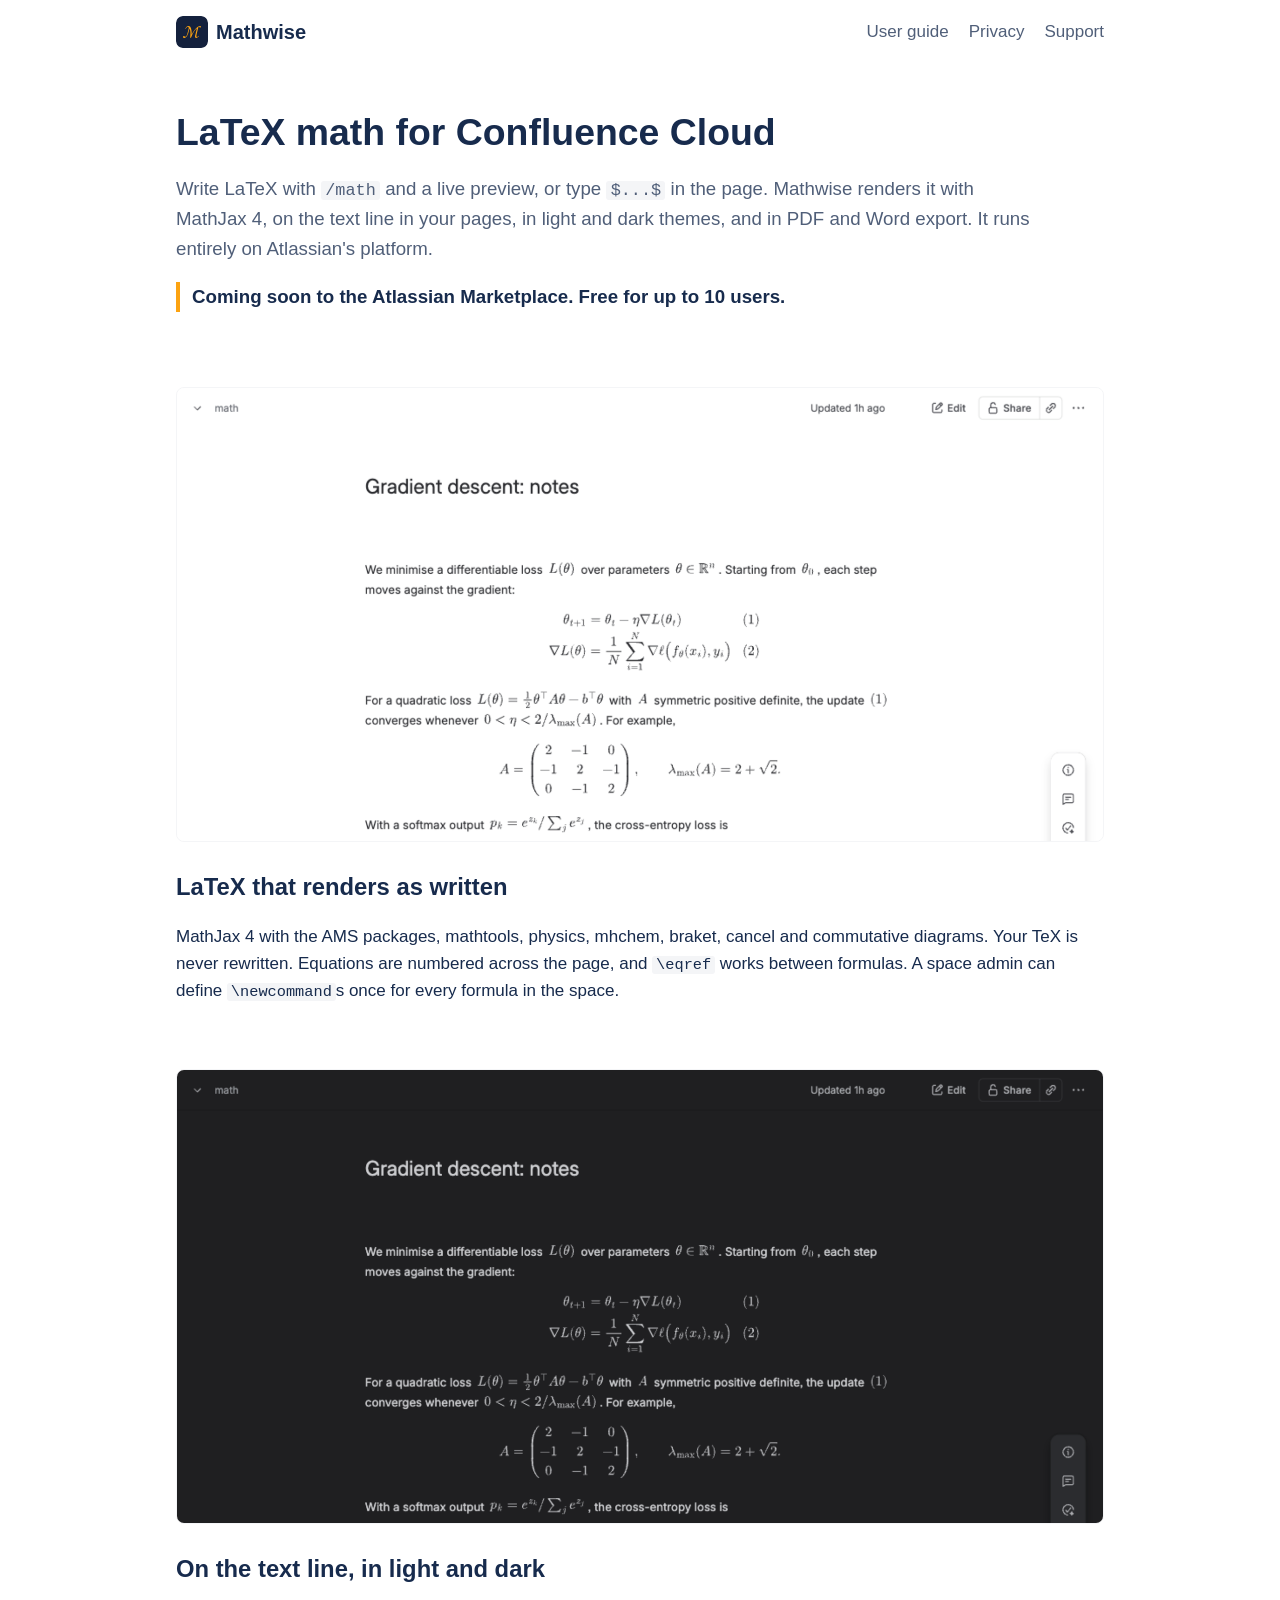
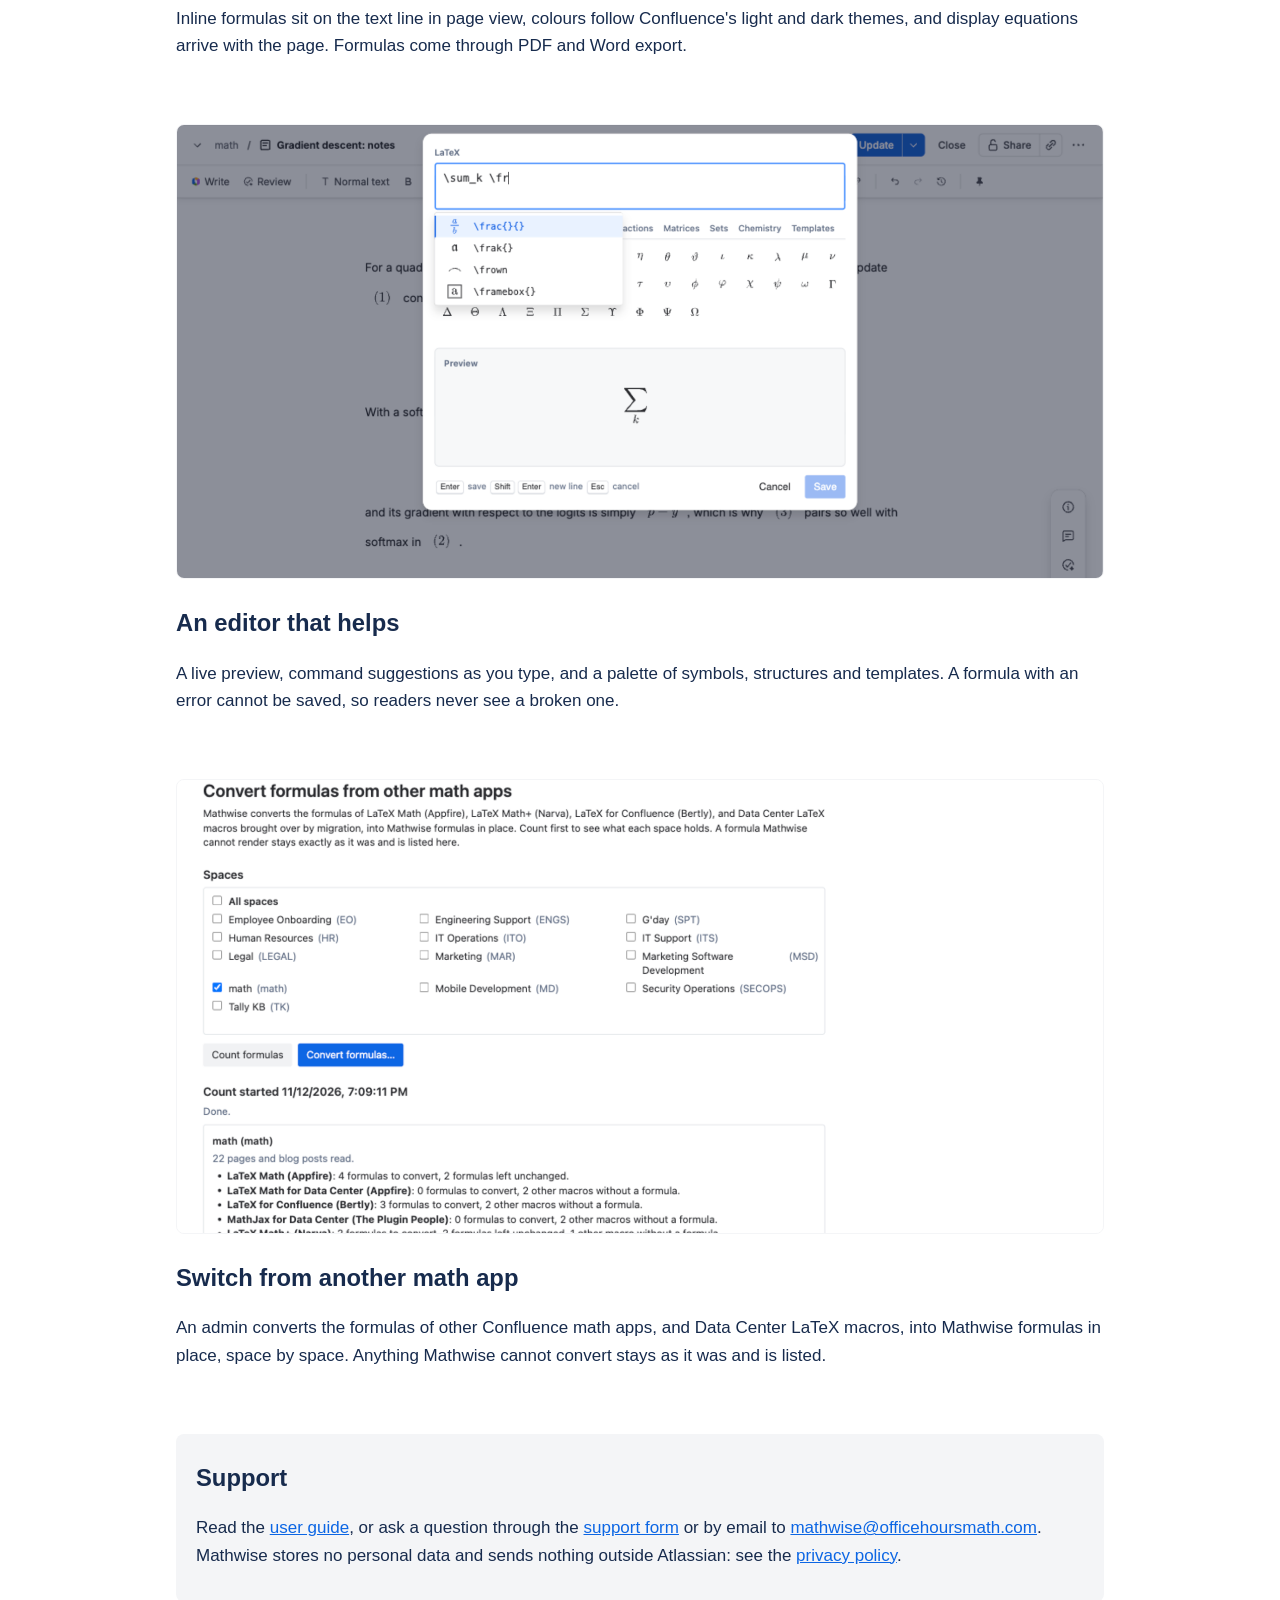
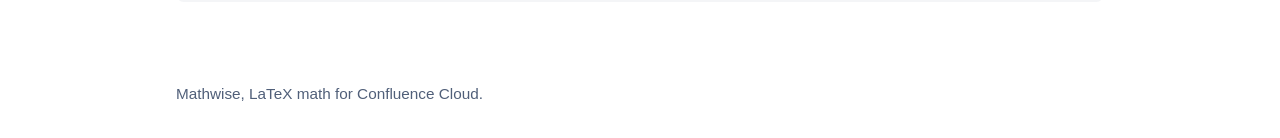
<file: index.html>
<!doctype html>
<html lang="en">
<head>
<meta charset="utf-8">
<meta name="viewport" content="width=device-width, initial-scale=1">
<title>Mathwise: LaTeX math for Confluence</title>
<link rel="icon" href="logo.svg">
<link rel="stylesheet" href="style.css">
</head>
<body>
<header><a class="brand" href="./"><img src="logo.svg" alt="" width="32" height="32">Mathwise</a>
<nav><a href="guide.html">User guide</a><a href="privacy.html">Privacy</a><a href="./#support">Support</a></nav></header>
<main>
<section class="hero">
<h1>LaTeX math for Confluence Cloud</h1>
<p>Write LaTeX with <code>/math</code> and a live preview, or type <code>$...$</code> in the page.
Mathwise renders it with MathJax 4, on the text line in your pages, in light and dark themes, and in
PDF and Word export. It runs entirely on Atlassian's platform.</p>
<p class="cta">Coming soon to the Atlassian Marketplace. Free for up to 10 users.</p>
</section>

<section class="feature">
<img src="images/1-numbered-page.png" alt="A Confluence page with numbered aligned equations, a reference, a matrix and inline formulas" width="1840" height="900">
<div><h2>LaTeX that renders as written</h2>
<p>MathJax 4 with the AMS packages, mathtools, physics, mhchem, braket, cancel and commutative
diagrams. Your TeX is never rewritten. Equations are numbered across the page, and
<code>\eqref</code> works between formulas. A space admin can define <code>\newcommand</code>s once
for every formula in the space.</p></div>
</section>

<section class="feature">
<img src="images/2-dark-mode.png" alt="The same page in Confluence's dark theme" width="1840" height="900">
<div><h2>On the text line, in light and dark</h2>
<p>Inline formulas sit on the text line in page view, colours follow Confluence's light and dark themes, and
display equations arrive with the page. Formulas come through PDF and Word export.</p></div>
</section>

<section class="feature">
<img src="images/3-editor.png" alt="The formula editor with live preview, command suggestions and the symbol palette" width="1840" height="900">
<div><h2>An editor that helps</h2>
<p>A live preview, command suggestions as you type, and a palette of symbols, structures and
templates. A formula with an error cannot be saved, so readers never see a broken one.</p></div>
</section>

<section class="feature">
<img src="images/4-switch-apps.png" alt="The admin page counting other math apps' formulas before converting them" width="1840" height="900">
<div><h2>Switch from another math app</h2>
<p>An admin converts the formulas of other Confluence math apps, and Data Center LaTeX macros, into
Mathwise formulas in place, space by space. Anything Mathwise cannot convert stays as it was and is
listed.</p></div>
</section>

<section id="support">
<h2>Support</h2>
<p>Read the <a href="guide.html">user guide</a>, or ask a question through the
<a href="https://docs.google.com/forms/d/e/1FAIpQLScxsghUG-rsbtp_pNFQwgHqKJgsjZR7GqnV75JmA72LGzGsww/viewform">support form</a>
or by email to <a href="mailto:mathwise@officehoursmath.com">mathwise@officehoursmath.com</a>. Mathwise stores no
personal data and sends nothing outside Atlassian: see the <a href="privacy.html">privacy policy</a>.</p>
</section>
</main>
<footer>Mathwise, LaTeX math for Confluence Cloud.</footer>
</body>
</html>
</file>
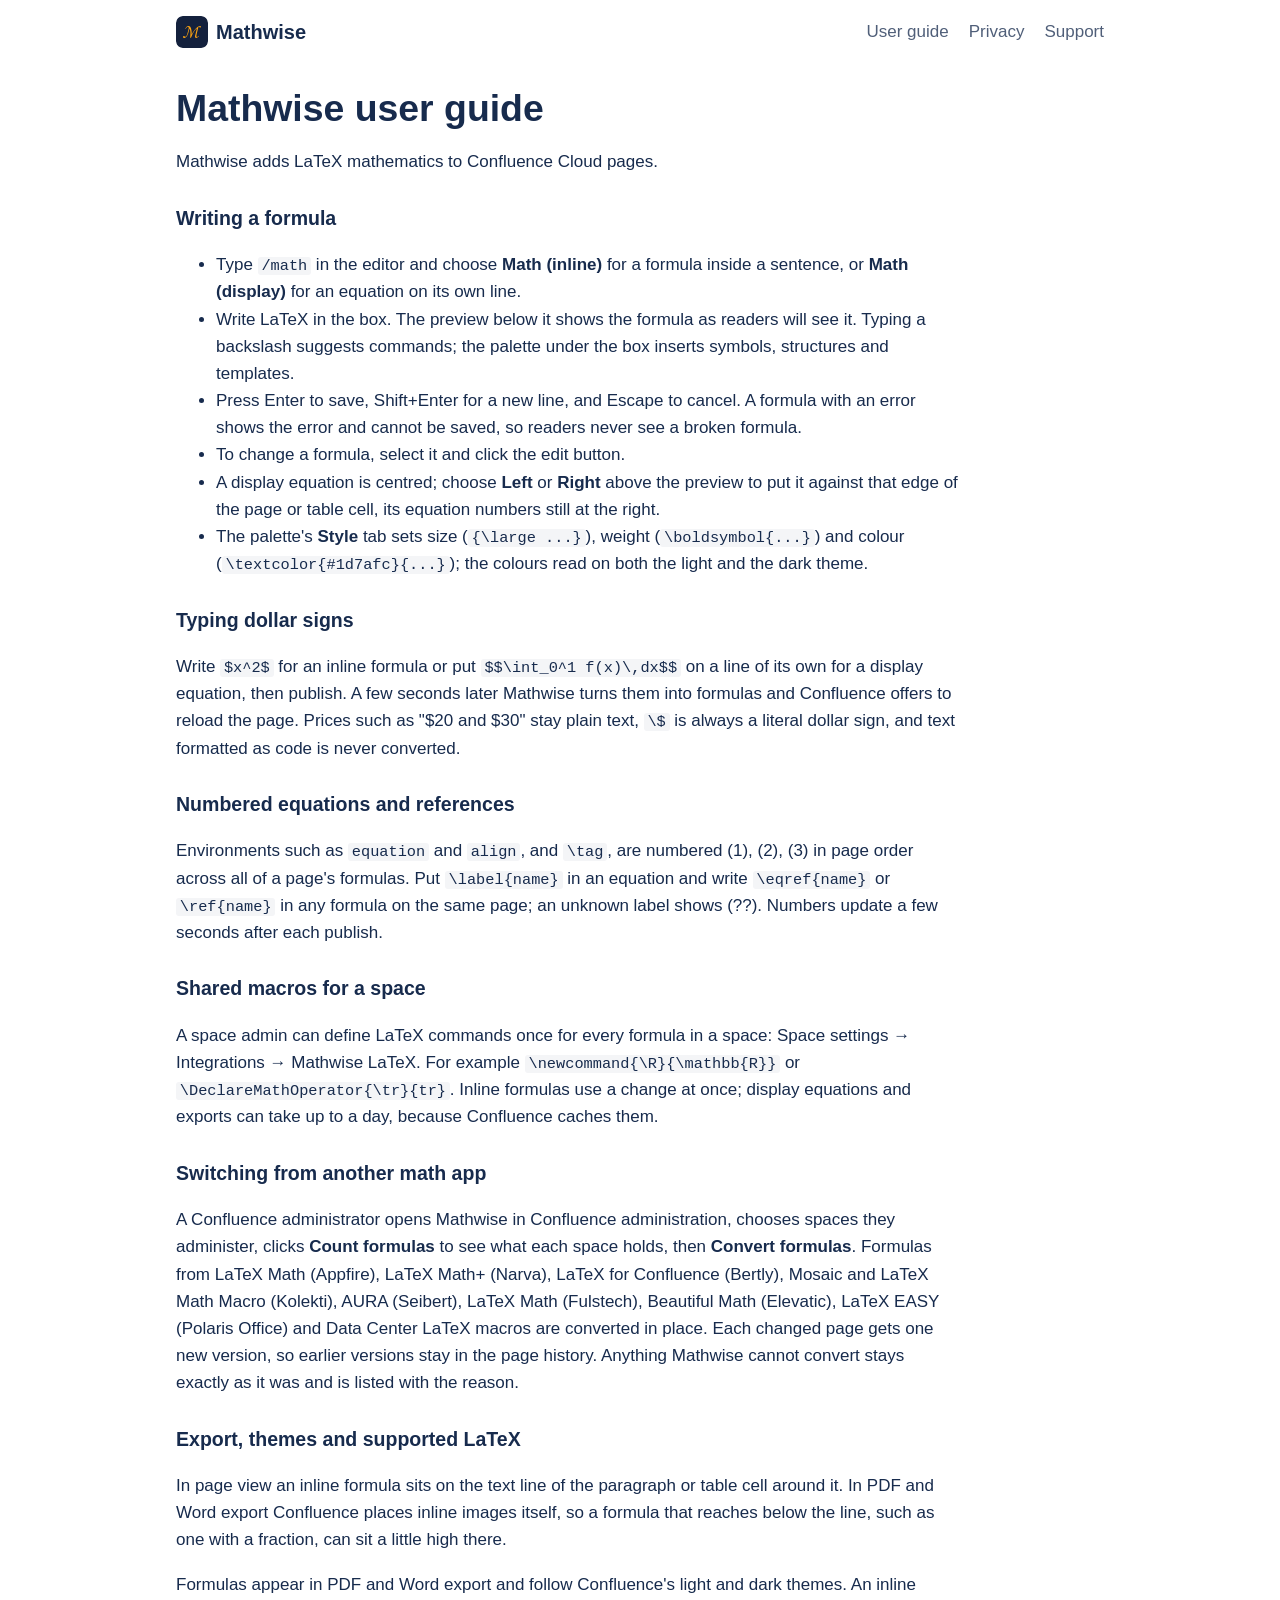
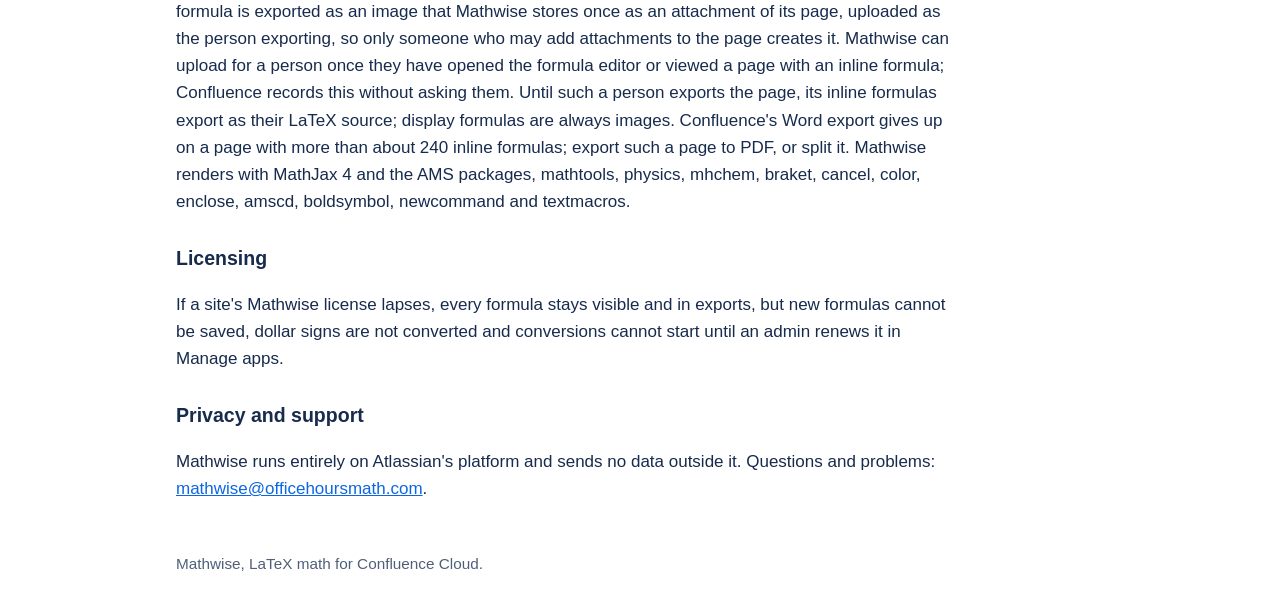
<file: guide.html>
<!doctype html>
<html lang="en">
<head>
<meta charset="utf-8">
<meta name="viewport" content="width=device-width, initial-scale=1">
<title>Mathwise user guide</title>
<link rel="icon" href="logo.svg">
<link rel="stylesheet" href="style.css">
</head>
<body>
<header><a class="brand" href="./"><img src="logo.svg" alt="" width="32" height="32">Mathwise</a>
<nav><a href="guide.html">User guide</a><a href="privacy.html">Privacy</a><a href="./#support">Support</a></nav></header>
<main>
<article><h1>Mathwise user guide</h1>
<p>Mathwise adds LaTeX mathematics to Confluence Cloud pages.</p>
<p><strong>Writing a formula</strong></p>
<ul>
<li>Type <code>/math</code> in the editor and choose <strong>Math (inline)</strong> for a formula inside a sentence, or <strong>Math
(display)</strong> for an equation on its own line.</li>
<li>Write LaTeX in the box. The preview below it shows the formula as readers will see it. Typing a
backslash suggests commands; the palette under the box inserts symbols, structures and templates.</li>
<li>Press Enter to save, Shift+Enter for a new line, and Escape to cancel. A formula with an error shows
the error and cannot be saved, so readers never see a broken formula.</li>
<li>To change a formula, select it and click the edit button.</li>
<li>A display equation is centred; choose <strong>Left</strong> or <strong>Right</strong> above the preview to put it against
that edge of the page or table cell, its equation numbers still at the right.</li>
<li>The palette&#39;s <strong>Style</strong> tab sets size (<code>{\large ...}</code>), weight (<code>\boldsymbol{...}</code>) and colour
(<code>\textcolor{#1d7afc}{...}</code>); the colours read on both the light and the dark theme.</li>
</ul>
<p><strong>Typing dollar signs</strong></p>
<p>Write <code>$x^2$</code> for an inline formula or put <code>$$\int_0^1 f(x)\,dx$$</code> on a line of its own for a display
equation, then publish. A few seconds later Mathwise turns them into formulas and Confluence offers to
reload the page. Prices such as &quot;$20 and $30&quot; stay plain text, <code>\$</code> is always a literal dollar sign,
and text formatted as code is never converted.</p>
<p><strong>Numbered equations and references</strong></p>
<p>Environments such as <code>equation</code> and <code>align</code>, and <code>\tag</code>, are numbered (1), (2), (3) in page order
across all of a page&#39;s formulas. Put <code>\label{name}</code> in an equation and write <code>\eqref{name}</code> or
<code>\ref{name}</code> in any formula on the same page; an unknown label shows (??). Numbers update a few seconds
after each publish.</p>
<p><strong>Shared macros for a space</strong></p>
<p>A space admin can define LaTeX commands once for every formula in a space: Space settings →
Integrations → Mathwise LaTeX. For example <code>\newcommand{\R}{\mathbb{R}}</code> or
<code>\DeclareMathOperator{\tr}{tr}</code>. Inline formulas use a change at once; display equations and exports
can take up to a day, because Confluence caches them.</p>
<p><strong>Switching from another math app</strong></p>
<p>A Confluence administrator opens Mathwise in Confluence administration, chooses spaces they
administer, clicks
<strong>Count formulas</strong> to see what each space holds, then <strong>Convert formulas</strong>. Formulas from LaTeX Math
(Appfire), LaTeX Math+ (Narva), LaTeX for Confluence (Bertly), Mosaic and LaTeX Math Macro
(Kolekti), AURA (Seibert), LaTeX Math (Fulstech), Beautiful Math (Elevatic), LaTeX EASY (Polaris
Office) and Data Center LaTeX macros are converted in place. Each changed page gets one new version, so earlier versions stay in the page
history. Anything Mathwise cannot convert stays exactly as it was and is listed with the reason.</p>
<p><strong>Export, themes and supported LaTeX</strong></p>
<p>In page view an inline formula sits on the text line of the paragraph or table cell around it. In
PDF and Word export Confluence places inline images itself, so a formula that reaches below the line,
such as one with a fraction, can sit a little high there.</p>
<p>Formulas appear in PDF and Word export and follow Confluence&#39;s light and dark themes. An inline
formula is exported as an image that Mathwise stores once as an attachment of its page, uploaded as
the person exporting, so only someone who may add attachments to the page creates it. Mathwise can
upload for a person once they have opened the formula editor or viewed a page with an inline
formula; Confluence records this without asking them. Until such a person exports the page, its
inline formulas export as their LaTeX source; display formulas are always images. Confluence&#39;s
Word export gives up on a page with more than about 240 inline formulas; export such a page to PDF,
or split it. Mathwise renders with MathJax 4 and the AMS packages, mathtools, physics, mhchem, braket,
cancel, color, enclose, amscd, boldsymbol, newcommand and textmacros.</p>
<p><strong>Licensing</strong></p>
<p>If a site&#39;s Mathwise license lapses, every formula stays visible and in exports, but new formulas
cannot be saved, dollar signs are not converted and conversions cannot start until an admin renews it
in Manage apps.</p>
<p><strong>Privacy and support</strong></p>
<p>Mathwise runs entirely on Atlassian&#39;s platform and sends no data outside it. Questions and problems:
<a href="mailto:mathwise@officehoursmath.com">mathwise@officehoursmath.com</a>.</p>
</article>
</main>
<footer>Mathwise, LaTeX math for Confluence Cloud.</footer>
</body>
</html>
</file>
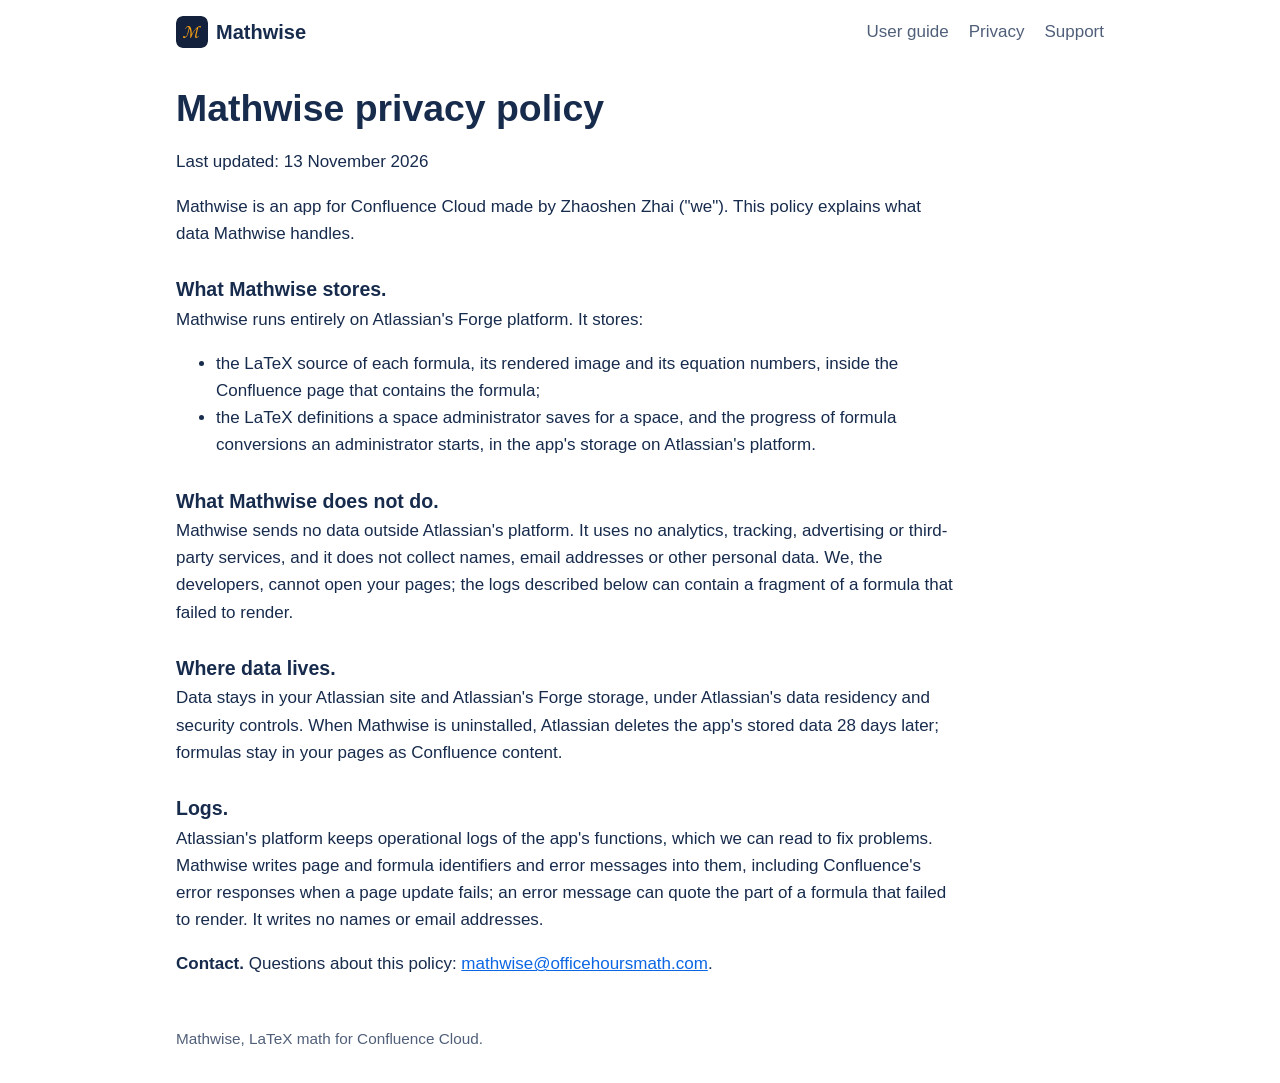
<file: privacy.html>
<!doctype html>
<html lang="en">
<head>
<meta charset="utf-8">
<meta name="viewport" content="width=device-width, initial-scale=1">
<title>Mathwise privacy policy</title>
<link rel="icon" href="logo.svg">
<link rel="stylesheet" href="style.css">
</head>
<body>
<header><a class="brand" href="./"><img src="logo.svg" alt="" width="32" height="32">Mathwise</a>
<nav><a href="guide.html">User guide</a><a href="privacy.html">Privacy</a><a href="./#support">Support</a></nav></header>
<main>
<article><h1>Mathwise privacy policy</h1>
<p>Last updated: 13 November 2026</p>
<p>Mathwise is an app for Confluence Cloud made by Zhaoshen Zhai (&quot;we&quot;). This policy explains what data
Mathwise handles.</p>
<p><strong>What Mathwise stores.</strong> Mathwise runs entirely on Atlassian&#39;s Forge platform. It stores:</p>
<ul>
<li>the LaTeX source of each formula, its rendered image and its equation numbers, inside the Confluence
page that contains the formula;</li>
<li>the LaTeX definitions a space administrator saves for a space, and the progress of formula
conversions an administrator starts, in the app&#39;s storage on Atlassian&#39;s platform.</li>
</ul>
<p><strong>What Mathwise does not do.</strong> Mathwise sends no data outside Atlassian&#39;s platform. It uses no
analytics, tracking, advertising or third-party services, and it does not collect names, email
addresses or other personal data. We, the developers, cannot open your pages; the logs described below can contain a fragment of a
formula that failed to render.</p>
<p><strong>Where data lives.</strong> Data stays in your Atlassian site and Atlassian&#39;s Forge storage, under Atlassian&#39;s
data residency and security controls. When Mathwise is uninstalled, Atlassian deletes the app&#39;s stored
data 28 days later; formulas stay in your pages as Confluence content.</p>
<p><strong>Logs.</strong> Atlassian&#39;s platform keeps operational logs of the app&#39;s functions, which we can read to fix
problems. Mathwise writes page and formula identifiers and error messages into them, including
Confluence&#39;s error responses when a page update fails; an error message can quote the part of a
formula that failed to render. It writes no names or email addresses.</p>
<p><strong>Contact.</strong> Questions about this policy: <a href="mailto:mathwise@officehoursmath.com">mathwise@officehoursmath.com</a>.</p>
</article>
</main>
<footer>Mathwise, LaTeX math for Confluence Cloud.</footer>
</body>
</html>
</file>
<file: style.css>
:root {
  --text: #172b4d; --muted: #505f79; --bg: #ffffff; --panel: #f4f5f7;
  --accent: #fca311; --navy: #14213d; --link: #0c66e4;
}
@media (prefers-color-scheme: dark) {
  :root { --text: #dee4ea; --muted: #9fadbc; --bg: #1d2125; --panel: #22272b; --link: #579dff; }
}
* { box-sizing: border-box; }
body {
  margin: 0; background: var(--bg); color: var(--text);
  font: 17px/1.6 -apple-system, BlinkMacSystemFont, "Segoe UI", Roboto, sans-serif;
}
a { color: var(--link); }
code { font: 0.9em ui-monospace, Menlo, monospace; background: var(--panel); padding: 0 0.25em; border-radius: 3px; }
header, main, footer { max-width: 960px; margin: 0 auto; padding: 0 16px; }
header { display: flex; flex-wrap: wrap; gap: 8px 24px; align-items: center; justify-content: space-between; padding-top: 16px; padding-bottom: 16px; }
.brand { display: flex; gap: 8px; align-items: center; font-weight: 700; font-size: 20px; color: var(--text); text-decoration: none; }
.brand img { border-radius: 6px; }
nav { display: flex; gap: 20px; }
nav a { color: var(--muted); text-decoration: none; }
nav a:hover { color: var(--text); }
h1 { font-size: 2.2em; line-height: 1.2; margin: 0.6em 0 0.4em; }
h2 { font-size: 1.4em; margin: 0.4em 0; }
.hero { padding: 24px 0 8px; }
.hero p { font-size: 1.1em; color: var(--muted); max-width: 46em; }
.hero .cta { font-weight: 600; color: var(--text); border-left: 4px solid var(--accent); padding-left: 12px; }
.feature { display: grid; gap: 16px; margin: 48px 0; }
.feature img { width: 100%; height: auto; border-radius: 8px; border: 1px solid var(--panel); }
#support { margin: 48px 0; padding: 16px 20px; background: var(--panel); border-radius: 8px; }
article { max-width: 46em; }
article strong:only-child { display: block; font-size: 1.15em; margin-top: 1.4em; }
footer { color: var(--muted); font-size: 0.9em; padding-top: 32px; padding-bottom: 32px; }
</file>
